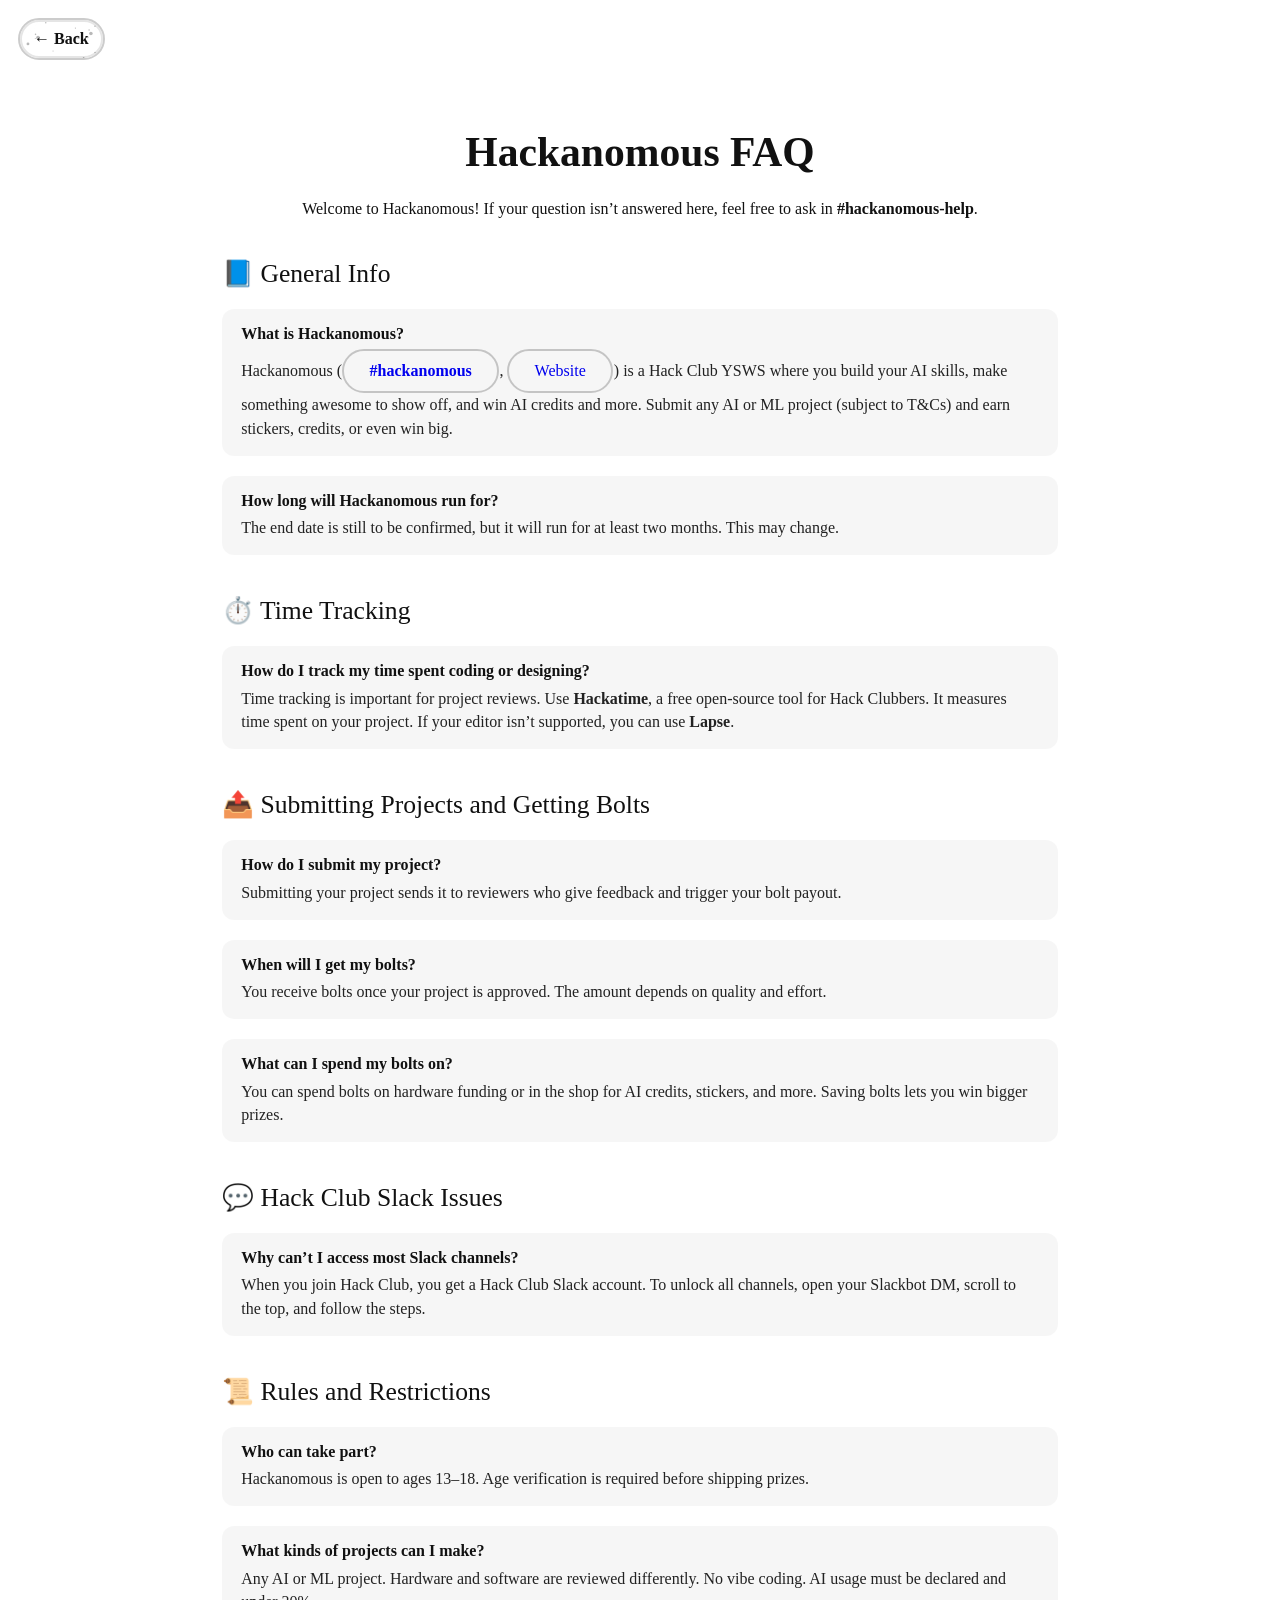
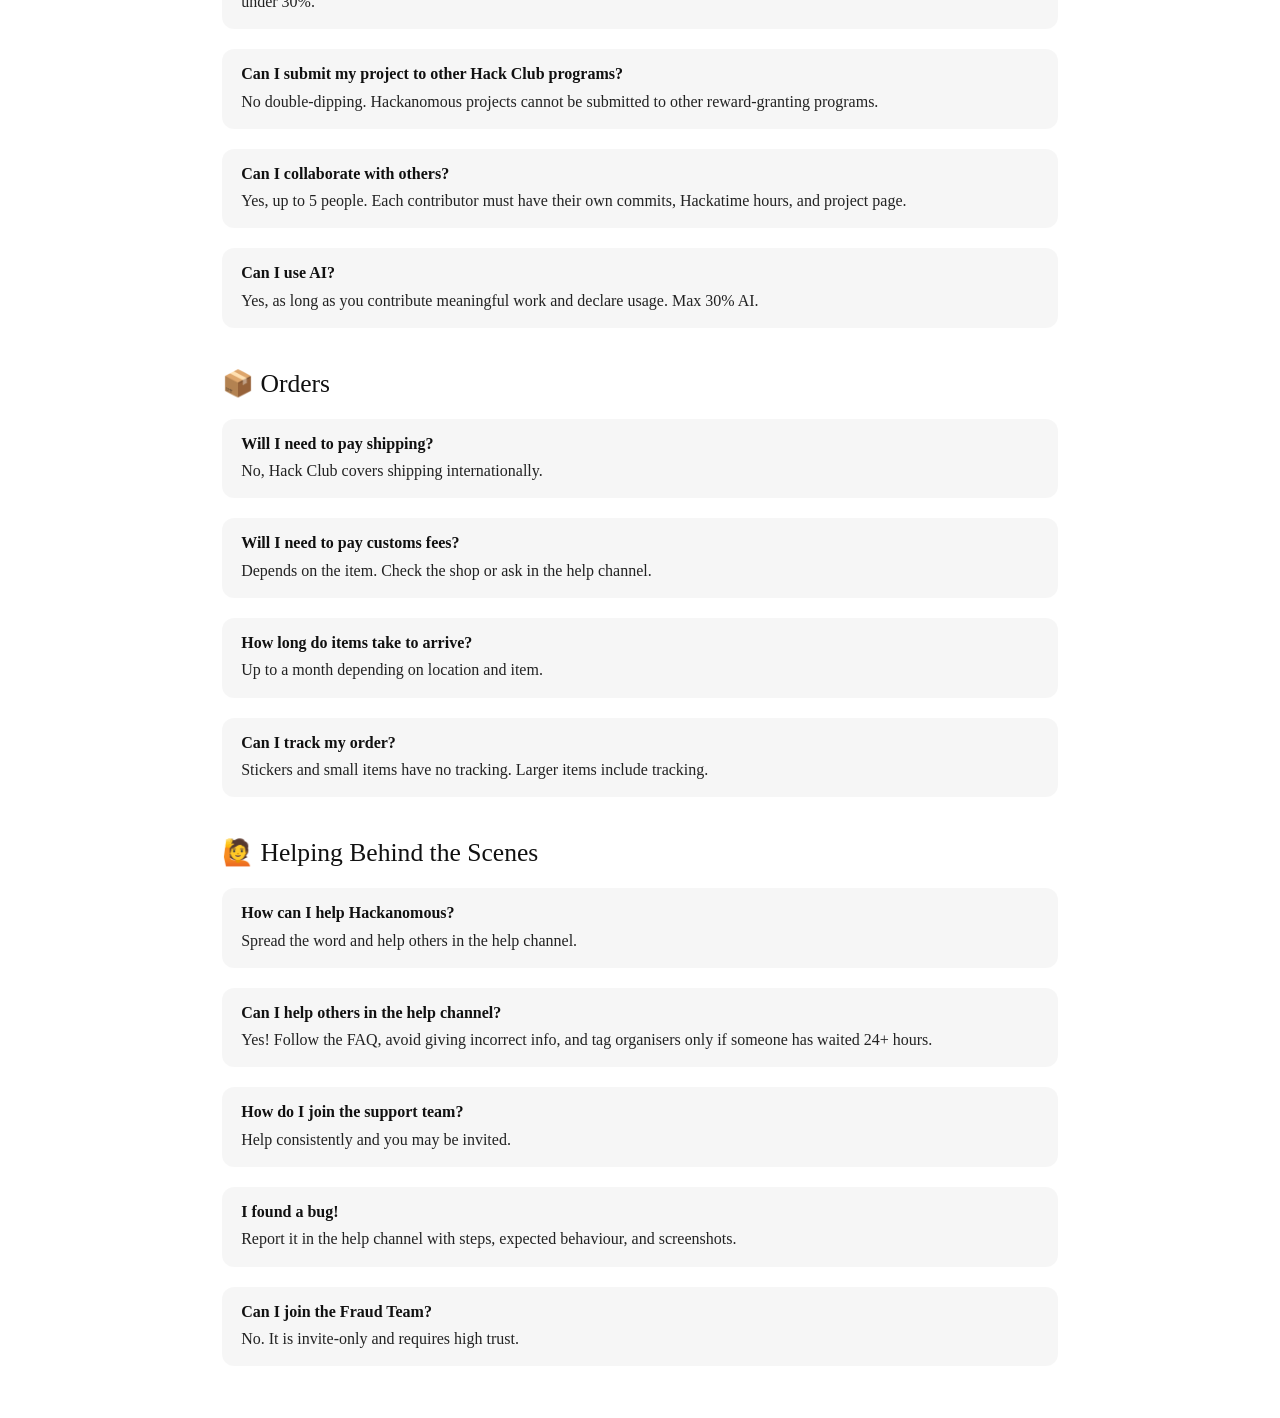
<file: faq.html>
<!DOCTYPE html>
<html lang="en">
<head>
  <meta charset="utf-8" />
  <meta name="viewport" content="width=device-width, initial-scale=1" />
  <title>Hackanomous FAQ</title>
  <link rel="stylesheet" href="style.css" />

  <style>
    body {
      font-family: 'Coming Soon', cursive;
      background: #fff;
      color: #111;
      margin: 0;
      padding: 0;
      min-height: 100vh;
      display: flex;
      flex-direction: column;
    }

    /* Back button */
    #back-home {
      position: fixed;
      top: 18px;
      left: 18px;
      height: 42px;
      padding: 0 14px;
      border-radius: 9999px;
      z-index: 999;
      animation: backIn 0.6s cubic-bezier(.2,.9,.3,1) forwards;
    }

    #back-home .star-btn__label {
      font-size: 1rem;
      color: #111;
      -webkit-text-fill-color: initial;
      background: none;
    }

    @keyframes backIn {
      from { opacity: 0; transform: translateY(-14px) scale(.95); }
      to   { opacity: 1; transform: translateY(0) scale(1); }
    }

    /* FAQ container */
    main.faq {
      max-width: 900px;
      margin: 6rem auto 0;
      padding: 2rem;
      width: 100%;
      box-sizing: border-box;
    }

    h1 {
      font-size: 2.6rem;
      text-align: center;
      margin-bottom: 1.5rem;
    }

    .section-title {
      font-size: 1.6rem;
      margin-top: 2.5rem;
      margin-bottom: 1rem;
      display: flex;
      align-items: center;
      gap: 0.6rem;
    }

    .qa {
      margin: 1.25rem 0;
      padding: 1rem 1.2rem;
      border-radius: 12px;
      background: rgba(0,0,0,0.035);
    }

    .q {
      font-weight: 700;
      margin-bottom: 0.4rem;
    }

    .a {
      color: #222;
      line-height: 1.45;
    }

    /* Bottom banner hero */
    .faq-hero {
      width: 100%;
      max-width: 1100px;
      margin: 3rem auto 4.5rem;
      height: clamp(140px, 22vw, 240px);
      border-radius: 14px;
      background-image: url('banner.png');
      background-size: cover;
      background-position: center 60%;
      background-repeat: no-repeat;
      position: relative;
      overflow: hidden;
      opacity: 0;
      transform: translateY(20px);
      animation: heroIn 0.7s cubic-bezier(.2,.9,.3,1) 0.25s forwards;
      box-shadow: 0 18px 50px rgba(0,0,0,0.08);
    }

    @keyframes heroIn {
      to { opacity: 1; transform: translateY(0); }
    }

    .faq-hero::before {
      content: "";
      position: absolute;
      inset: 0;
      background: linear-gradient(180deg, rgba(255,255,255,0.0), rgba(0,0,0,0.06));
      pointer-events: none;
    }

    @media (max-width: 640px) {
      main.faq { margin-top: 5.5rem; padding: 1.25rem; }
      #back-home { top: 12px; left: 12px; height: 38px; padding: 0 10px; }
      .faq-hero { margin: 2rem auto 3rem; height: clamp(120px, 30vw, 180px); }
    }
  </style>
</head>

<body>

  <!-- Back button -->
  <a class="star-btn" id="back-home" href="index.html">
    <span class="star-btn__orb"></span>
    <canvas class="star-btn__bg"></canvas>
    <span class="star-btn__border"></span>
    <span class="star-btn__label">&larr; Back</span>
  </a>

  <main class="faq">

    <h1>Hackanomous FAQ</h1>
    <p style="text-align:center; max-width:700px; margin:0 auto 2rem;">
      Welcome to Hackanomous! If your question isn’t answered here, feel free to ask in <strong>#hackanomous-help</strong>.
    </p>

    <!-- General Info -->
    <div class="section-title">📘 General Info</div>

    <div class="qa">
      <div class="q">What is Hackanomous?</div>
      <div class="a">
        Hackanomous (<strong><a href="https://hackclub.enterprise.slack.com/archives/C0AHPG4LPUM" target="_blank" rel="noopener" class="star-btn" id="cta-slack">#hackanomous</a></strong>, <a href="https://aahvl.github.io/hackanomous/" target="_blank" rel="noopener" class="star-btn" id="cta-slack">Website</a>) is a Hack Club YSWS where you build your AI skills, make something awesome to show off, and win AI credits and more. Submit any AI or ML project (subject to T&Cs) and earn stickers, credits, or even win big.
      </div>
    </div>

    <div class="qa">
      <div class="q">How long will Hackanomous run for?</div>
      <div class="a">
        The end date is still to be confirmed, but it will run for at least two months. This may change.
      </div>
    </div>

    <!-- Time Tracking -->
    <div class="section-title">⏱️ Time Tracking</div>

    <div class="qa">
      <div class="q">How do I track my time spent coding or designing?</div>
      <div class="a">
        Time tracking is important for project reviews. Use <strong>Hackatime</strong>, a free open‑source tool for Hack Clubbers. It measures time spent on your project. If your editor isn’t supported, you can use <strong>Lapse</strong>.
      </div>
    </div>

    <!-- Submitting Projects -->
    <div class="section-title">📤 Submitting Projects and Getting Bolts</div>

    <div class="qa">
      <div class="q">How do I submit my project?</div>
      <div class="a">
        Submitting your project sends it to reviewers who give feedback and trigger your bolt payout.
      </div>
    </div>

    <div class="qa">
      <div class="q">When will I get my bolts?</div>
      <div class="a">
        You receive bolts once your project is approved. The amount depends on quality and effort.
      </div>
    </div>

    <div class="qa">
      <div class="q">What can I spend my bolts on?</div>
      <div class="a">
        You can spend bolts on hardware funding or in the shop for AI credits, stickers, and more. Saving bolts lets you win bigger prizes.
      </div>
    </div>

    <!-- Slack Issues -->
    <div class="section-title">💬 Hack Club Slack Issues</div>

    <div class="qa">
      <div class="q">Why can’t I access most Slack channels?</div>
      <div class="a">
        When you join Hack Club, you get a Hack Club Slack account. To unlock all channels, open your Slackbot DM, scroll to the top, and follow the steps.
      </div>
    </div>

    <!-- Rules -->
    <div class="section-title">📜 Rules and Restrictions</div>

    <div class="qa">
      <div class="q">Who can take part?</div>
      <div class="a">
        Hackanomous is open to ages 13–18. Age verification is required before shipping prizes.
      </div>
    </div>

    <div class="qa">
      <div class="q">What kinds of projects can I make?</div>
      <div class="a">
        Any AI or ML project. Hardware and software are reviewed differently. No vibe coding. AI usage must be declared and under 30%.
      </div>
    </div>

    <div class="qa">
      <div class="q">Can I submit my project to other Hack Club programs?</div>
      <div class="a">
        No double‑dipping. Hackanomous projects cannot be submitted to other reward‑granting programs.
      </div>
    </div>

    <div class="qa">
      <div class="q">Can I collaborate with others?</div>
      <div class="a">
        Yes, up to 5 people. Each contributor must have their own commits, Hackatime hours, and project page.
      </div>
    </div>

    <div class="qa">
      <div class="q">Can I use AI?</div>
      <div class="a">
        Yes, as long as you contribute meaningful work and declare usage. Max 30% AI.
      </div>
    </div>

    <!-- Orders -->
    <div class="section-title">📦 Orders</div>

    <div class="qa">
      <div class="q">Will I need to pay shipping?</div>
      <div class="a">No, Hack Club covers shipping internationally.</div>
    </div>

    <div class="qa">
      <div class="q">Will I need to pay customs fees?</div>
      <div class="a">Depends on the item. Check the shop or ask in the help channel.</div>
    </div>

    <div class="qa">
      <div class="q">How long do items take to arrive?</div>
      <div class="a">Up to a month depending on location and item.</div>
    </div>

    <div class="qa">
      <div class="q">Can I track my order?</div>
      <div class="a">
        Stickers and small items have no tracking. Larger items include tracking.
      </div>
    </div>

    <!-- Helping -->
    <div class="section-title">🙋 Helping Behind the Scenes</div>

    <div class="qa">
      <div class="q">How can I help Hackanomous?</div>
      <div class="a">Spread the word and help others in the help channel.</div>
    </div>

    <div class="qa">
      <div class="q">Can I help others in the help channel?</div>
      <div class="a">
        Yes! Follow the FAQ, avoid giving incorrect info, and tag organisers only if someone has waited 24+ hours.
      </div>
    </div>

    <div class="qa">
      <div class="q">How do I join the support team?</div>
      <div class="a">
        Help consistently and you may be invited.
      </div>
    </div>

    <div class="qa">
      <div class="q">I found a bug!</div>
      <div class="a">
        Report it in the help channel with steps, expected behaviour, and screenshots.
      </div>
    </div>

    <div class="qa">
      <div class="q">Can I join the Fraud Team?</div>
      <div class="a">
        No. It is invite‑only and requires high trust.
      </div>
    </div>

    <!-- Bottom hero banner -->

  </main>

  <script src="script.js"></script>
</body>
</html>
</file>
<file: style.css>
*, *::before, *::after { box-sizing: border-box; margin: 0; padding: 0; }

body {
  font-family: 'Coming Soon', cursive;
  background: #fff;
  color: #111;
  overflow-x: hidden;
}

.hero {
  min-height: 100vh;
  display: flex;
  align-items: center;
  justify-content: center;
  text-align: center;
  background: url('banner.png') center/cover no-repeat;
}

.hero-content { padding: 2rem; }

.eyebrow, .title, .divider, .tagline, .star-btn { opacity: 0; }
.eyebrow  { animation: dropIn  .5s cubic-bezier(.34,1.56,.64,1)  .1s forwards; }
.title    { animation: bigPop  .7s cubic-bezier(.34,1.56,.64,1)  .3s forwards; }
.divider  { animation: stretch .5s cubic-bezier(.34,1.56,.64,1)  .7s forwards; }
.tagline  { animation: dropIn  .5s cubic-bezier(.34,1.56,.64,1)  .9s forwards; }
.star-btn { animation: bounce  .6s cubic-bezier(.34,1.56,.64,1) 1.1s forwards; }

@keyframes dropIn  { from { opacity:0; transform:translateY(-18px); }    to { opacity:1; transform:none; } }
@keyframes bigPop  { from { opacity:0; transform:scale(.6) rotate(-3deg); } to { opacity:1; transform:none; } }
@keyframes stretch { from { opacity:0; transform:scaleX(0); }             to { opacity:1; transform:none; } }
@keyframes bounce  { from { opacity:0; transform:scale(.5) translateY(20px); } to { opacity:1; transform:none; } }

.eyebrow {
  font-size: 0.8rem;
  letter-spacing: 0.3em;
  text-transform: uppercase;
  color: #333;
  margin-bottom: 0.5rem;
}

.title {
  font-size: clamp(3rem, 10vw, 7rem);
  line-height: 1;
  color: #111;
}

.divider {
  width: 60px;
  height: 2px;
  background: #111;
  margin: 1.5rem auto;
}

.tagline {
  font-size: clamp(1rem, 2vw, 1.3rem);
  color: #222;
  margin-bottom: 2rem;
}

/* star button */
.star-btn {
  position: relative;
  display: inline-flex;
  align-items: center;
  justify-content: center;
  height: 44px;
  padding: 0 1.6rem;
  border-radius: 9999px;
  border: 2px solid rgba(0,0,0,0.2);
  background: transparent;
  font-family: 'Coming Soon', cursive;
  font-size: 1rem;
  text-decoration: none;
  cursor: pointer;
  isolation: isolate;
  overflow: hidden;
  transition: transform 0.2s, box-shadow 0.2s;
}
.star-btn:hover { transform: translateY(-2px); box-shadow: 0 4px 16px rgba(0,0,0,0.15); }

.star-btn__orb {
  position: absolute;
  width: 110px;
  aspect-ratio: 1;
  background: radial-gradient(ellipse at center, #fff 0%, transparent 70%);
  offset-distance: 0%;
  animation: orb 3s linear infinite;
  mix-blend-mode: screen;
  opacity: 0.85;
  pointer-events: none;
}
@keyframes orb { to { offset-distance: 100%; } }

.star-btn__bg     { position: absolute; inset: 0; pointer-events: none; z-index: 1; }
.star-btn__border { position: absolute; inset: 0; border-radius: inherit; border: 2px solid rgba(0,0,0,0.1); pointer-events: none; z-index: 2; }

.star-btn__label {
  position: relative;
  z-index: 3;
  background: linear-gradient(to top, #111, #555);
  -webkit-background-clip: text;
  -webkit-text-fill-color: transparent;
  background-clip: text;
  font-weight: 700;
  pointer-events: none;
}

/* FAQ/back button specific helpers (append to style.css) */
.star-btn { transition: transform 0.18s, box-shadow 0.18s, opacity 0.18s; }

/* make the orb animation a little slower for fixed back button so dots feel calm */
#back-home .star-btn__orb { animation-duration: 4s; opacity: 0.95; }

/* ensure canvas draws crisply on high-DPI screens */
.star-btn__bg { image-rendering: -webkit-optimize-contrast; }
</file>
